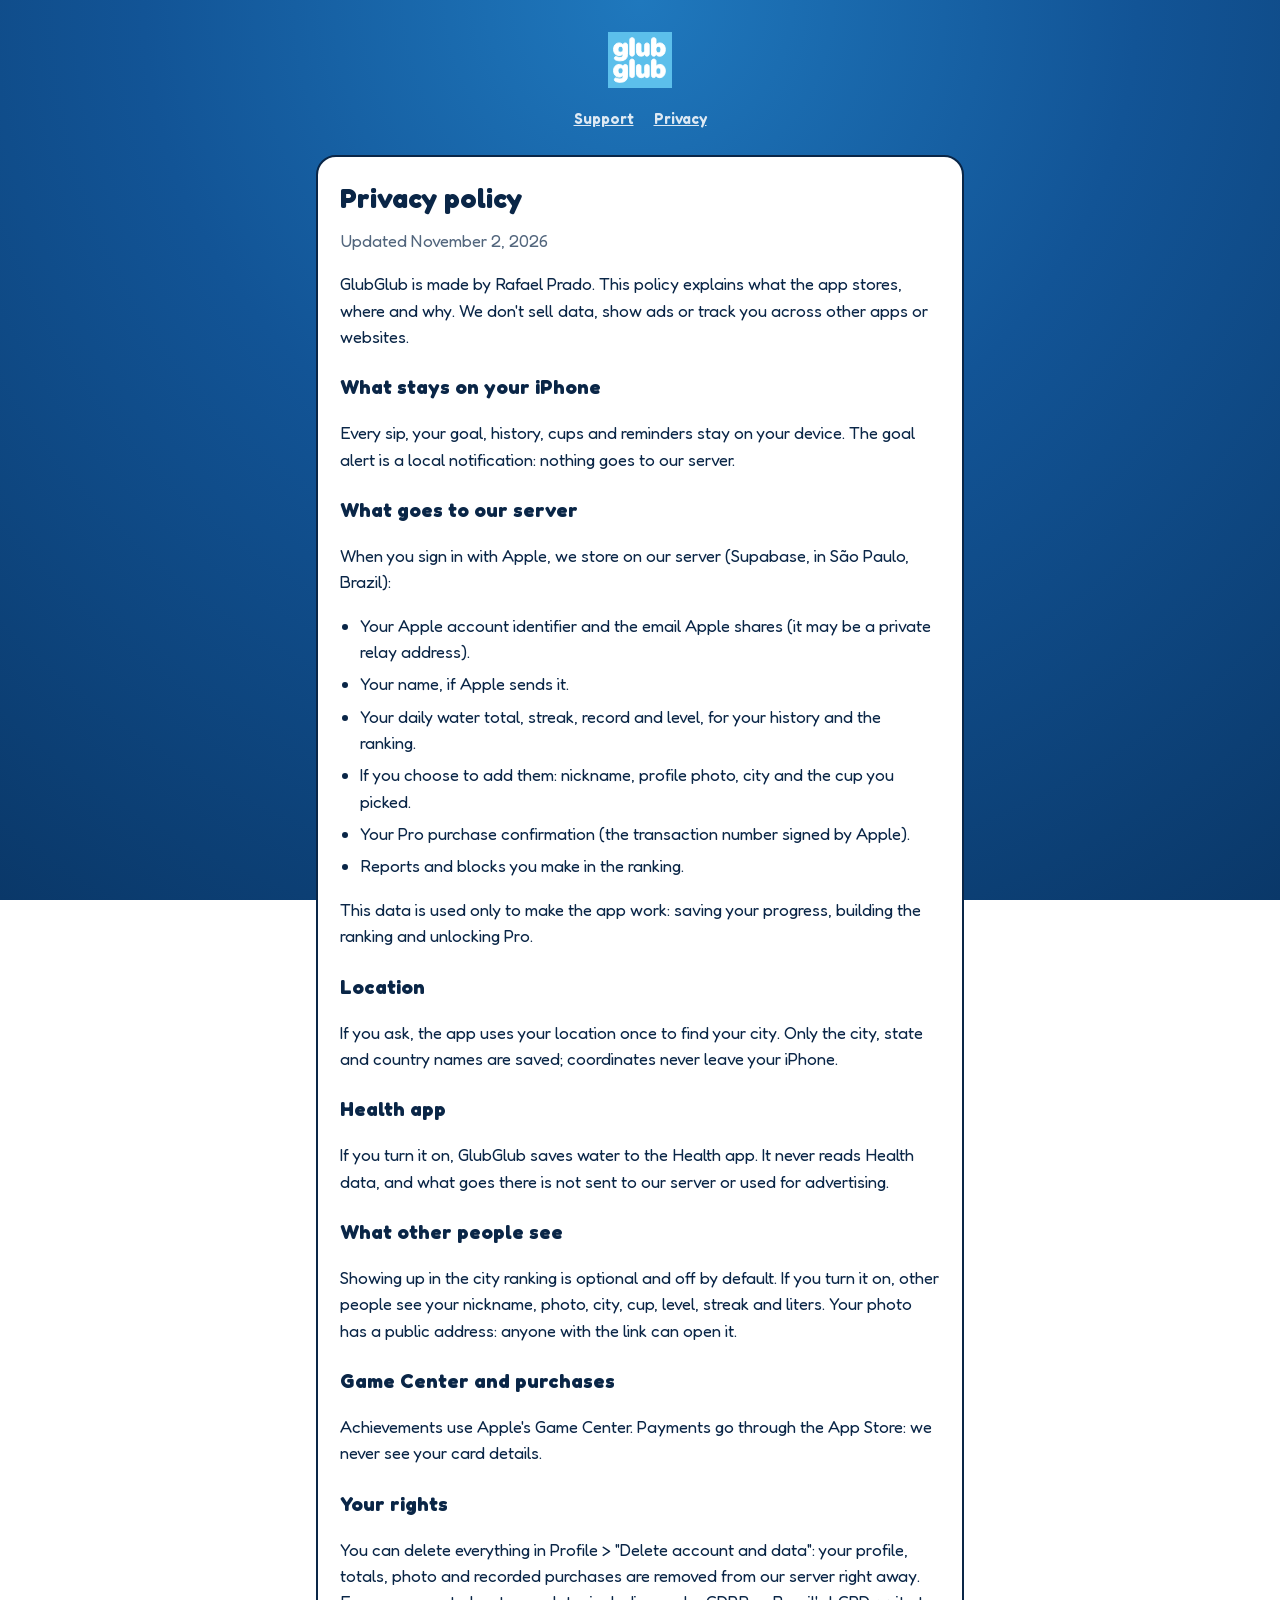
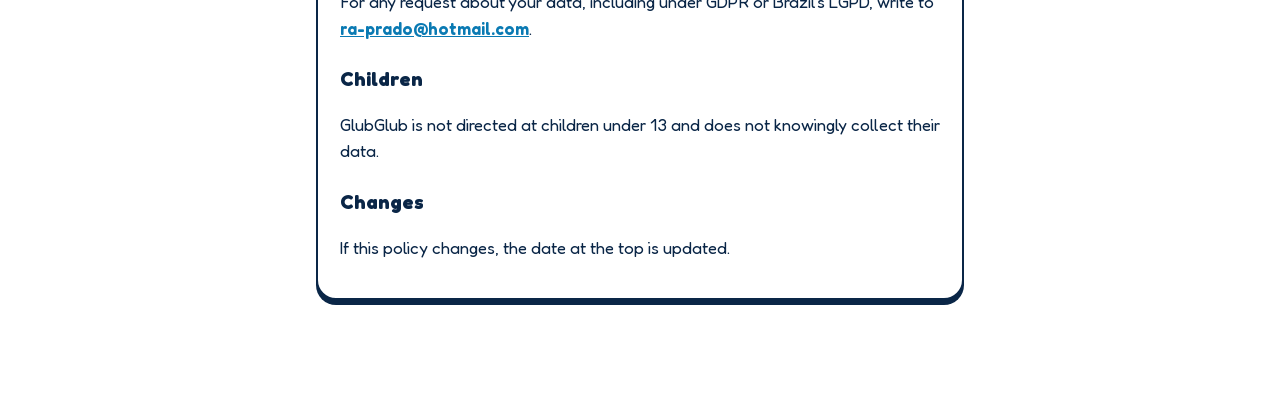
<file: privacidade/index.html>
<!doctype html>
<html lang="pt-BR">
<head>
<meta charset="utf-8">
<meta name="viewport" content="width=device-width, initial-scale=1">
<title>GlubGlub · Privacidade</title>
<link rel="stylesheet" href="../estilo.css">
<script src="../idioma.js"></script>
</head>
<body>
<main>
  <header>
    <img src="../logo.svg" alt="GlubGlub">
    <nav>
      <a href="../suporte/"><span lang="pt-BR">Suporte</span><span lang="en">Support</span></a>
      <a href="../privacidade/"><span lang="pt-BR">Privacidade</span><span lang="en">Privacy</span></a>
    </nav>
  </header>

  <section class="cartao" lang="pt-BR">
    <h1>Política de privacidade</h1>
    <p class="data">Atualizada em 2 de novembro de 2026</p>
    <p>O GlubGlub é feito por Rafael Prado. Esta política explica o que o app guarda, onde e por quê. Não vendemos dados, não mostramos anúncios e não rastreamos você em outros apps ou sites.</p>

    <h2>O que fica só no seu iPhone</h2>
    <p>Cada gole, a meta, o histórico, os copos e os lembretes ficam no aparelho. O aviso da meta é uma notificação local: nada vai para o servidor.</p>

    <h2>O que vai para o nosso servidor</h2>
    <p>Quando você entra com a Apple, guardamos no servidor (Supabase, em São Paulo):</p>
    <ul>
      <li>O identificador da sua conta Apple e o e-mail que a Apple compartilhar (pode ser um e-mail privado de retransmissão).</li>
      <li>Seu nome, se a Apple enviar.</li>
      <li>O total de água por dia, a ofensiva, o recorde e o nível, para o histórico e o ranking.</li>
      <li>Se você escolher: apelido, foto de perfil, cidade e o copo escolhido.</li>
      <li>A confirmação da compra do Pro (o número da transação assinada pela Apple).</li>
      <li>Denúncias e bloqueios que você fizer no ranking.</li>
    </ul>
    <p>Esses dados servem só para o app funcionar: guardar seu progresso, montar o ranking e liberar o Pro.</p>

    <h2>Localização</h2>
    <p>Se você pedir, o app usa a localização uma vez para descobrir sua cidade. Só o nome da cidade, o estado e o país são guardados; as coordenadas não saem do iPhone.</p>

    <h2>App Saúde</h2>
    <p>Se você ligar, o GlubGlub grava a água no app Saúde. Ele nunca lê dados do Saúde, e o que vai para lá não é enviado ao nosso servidor nem usado para publicidade.</p>

    <h2>O que outras pessoas veem</h2>
    <p>Aparecer no ranking da cidade é opcional e começa desligado. Se ligar, outras pessoas veem seu apelido, foto, cidade, copo, nível, ofensiva e litros. A foto fica num endereço público: quem tiver o link consegue abrir.</p>

    <h2>Game Center e compras</h2>
    <p>As conquistas usam o Game Center, da Apple. Pagamentos são feitos pela App Store: nunca vemos dados do seu cartão.</p>

    <h2>Seus direitos</h2>
    <p>Você pode apagar tudo em Perfil &gt; "Apagar conta e dados": o perfil, os totais, a foto e as compras registradas saem do servidor na hora. Para qualquer pedido sobre seus dados, inclusive pela LGPD ou GDPR, escreva para <a href="mailto:ra-prado@hotmail.com">ra-prado@hotmail.com</a>.</p>

    <h2>Crianças</h2>
    <p>O GlubGlub não é voltado a menores de 13 anos e não coleta dados deles de propósito.</p>

    <h2>Mudanças</h2>
    <p>Se esta política mudar, a data no topo é atualizada.</p>
  </section>

  <section class="cartao" lang="en">
    <h1>Privacy policy</h1>
    <p class="data">Updated November 2, 2026</p>
    <p>GlubGlub is made by Rafael Prado. This policy explains what the app stores, where and why. We don't sell data, show ads or track you across other apps or websites.</p>

    <h2>What stays on your iPhone</h2>
    <p>Every sip, your goal, history, cups and reminders stay on your device. The goal alert is a local notification: nothing goes to our server.</p>

    <h2>What goes to our server</h2>
    <p>When you sign in with Apple, we store on our server (Supabase, in São Paulo, Brazil):</p>
    <ul>
      <li>Your Apple account identifier and the email Apple shares (it may be a private relay address).</li>
      <li>Your name, if Apple sends it.</li>
      <li>Your daily water total, streak, record and level, for your history and the ranking.</li>
      <li>If you choose to add them: nickname, profile photo, city and the cup you picked.</li>
      <li>Your Pro purchase confirmation (the transaction number signed by Apple).</li>
      <li>Reports and blocks you make in the ranking.</li>
    </ul>
    <p>This data is used only to make the app work: saving your progress, building the ranking and unlocking Pro.</p>

    <h2>Location</h2>
    <p>If you ask, the app uses your location once to find your city. Only the city, state and country names are saved; coordinates never leave your iPhone.</p>

    <h2>Health app</h2>
    <p>If you turn it on, GlubGlub saves water to the Health app. It never reads Health data, and what goes there is not sent to our server or used for advertising.</p>

    <h2>What other people see</h2>
    <p>Showing up in the city ranking is optional and off by default. If you turn it on, other people see your nickname, photo, city, cup, level, streak and liters. Your photo has a public address: anyone with the link can open it.</p>

    <h2>Game Center and purchases</h2>
    <p>Achievements use Apple's Game Center. Payments go through the App Store: we never see your card details.</p>

    <h2>Your rights</h2>
    <p>You can delete everything in Profile &gt; "Delete account and data": your profile, totals, photo and recorded purchases are removed from our server right away. For any request about your data, including under GDPR or Brazil's LGPD, write to <a href="mailto:ra-prado@hotmail.com">ra-prado@hotmail.com</a>.</p>

    <h2>Children</h2>
    <p>GlubGlub is not directed at children under 13 and does not knowingly collect their data.</p>

    <h2>Changes</h2>
    <p>If this policy changes, the date at the top is updated.</p>
  </section>

  <div class="idioma"><button data-idioma="pt-BR">Português</button><button data-idioma="en">English</button></div>
</main>
</body>
</html>
</file>
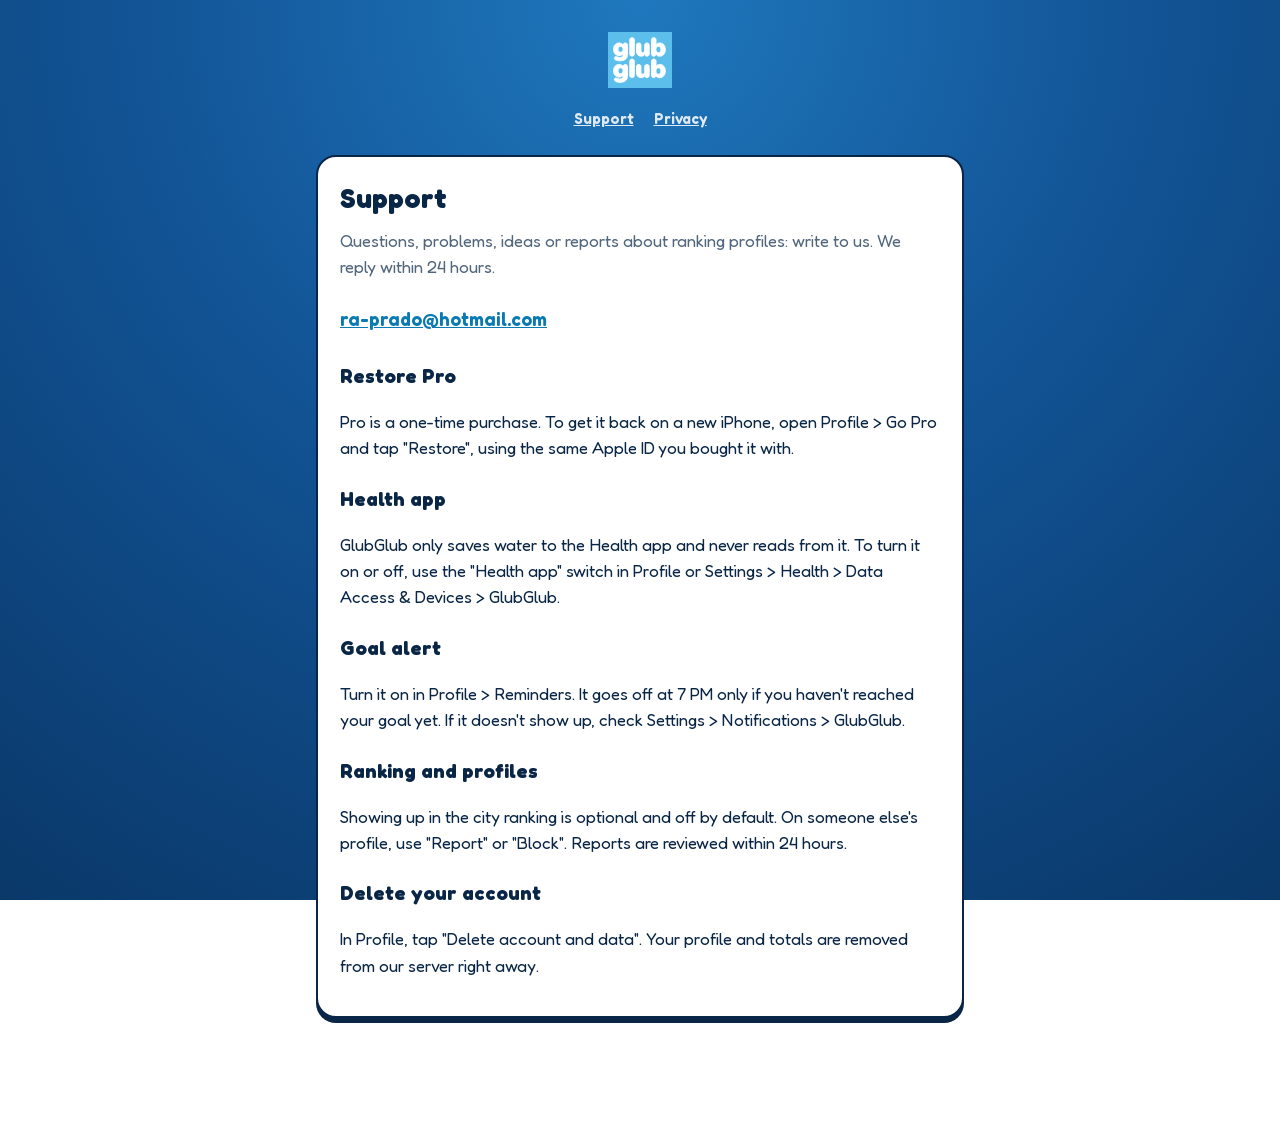
<file: suporte/index.html>
<!doctype html>
<html lang="pt-BR">
<head>
<meta charset="utf-8">
<meta name="viewport" content="width=device-width, initial-scale=1">
<title>GlubGlub · Suporte</title>
<link rel="stylesheet" href="../estilo.css">
<script src="../idioma.js"></script>
</head>
<body>
<main>
  <header>
    <img src="../logo.svg" alt="GlubGlub">
    <nav>
      <a href="../suporte/"><span lang="pt-BR">Suporte</span><span lang="en">Support</span></a>
      <a href="../privacidade/"><span lang="pt-BR">Privacidade</span><span lang="en">Privacy</span></a>
    </nav>
  </header>

  <section class="cartao" lang="pt-BR">
    <h1>Suporte</h1>
    <p>Dúvidas, problemas, sugestões ou denúncias de perfis do ranking: escreva para a gente. Respondemos em até 24 horas.</p>
    <a class="email" href="mailto:ra-prado@hotmail.com">ra-prado@hotmail.com</a>

    <h2>Restaurar o Pro</h2>
    <p>O Pro é uma compra única. Para recuperar num iPhone novo, abra Perfil &gt; Seja Pro e toque em "Já comprei: restaurar", com o mesmo Apple ID da compra.</p>

    <h2>App Saúde</h2>
    <p>O GlubGlub só grava a água no app Saúde, nunca lê. Para ligar ou desligar, use a chave "App Saúde" em Perfil ou Ajustes &gt; Saúde &gt; Acesso a Dados e Dispositivos &gt; GlubGlub.</p>

    <h2>Aviso da meta</h2>
    <p>Ligue em Perfil &gt; Lembretes. Ele toca às 19h só se a meta do dia ainda não chegou. Se não aparecer, confira Ajustes &gt; Notificações &gt; GlubGlub.</p>

    <h2>Ranking e perfis</h2>
    <p>Aparecer no ranking da cidade é opcional e começa desligado. No perfil de outra pessoa, use "Denunciar" ou "Bloquear". Denúncias são analisadas em até 24 horas.</p>

    <h2>Apagar a conta</h2>
    <p>Em Perfil, toque em "Apagar conta e dados". Seu perfil e seus totais saem do servidor na hora.</p>
  </section>

  <section class="cartao" lang="en">
    <h1>Support</h1>
    <p>Questions, problems, ideas or reports about ranking profiles: write to us. We reply within 24 hours.</p>
    <a class="email" href="mailto:ra-prado@hotmail.com">ra-prado@hotmail.com</a>

    <h2>Restore Pro</h2>
    <p>Pro is a one-time purchase. To get it back on a new iPhone, open Profile &gt; Go Pro and tap "Restore", using the same Apple ID you bought it with.</p>

    <h2>Health app</h2>
    <p>GlubGlub only saves water to the Health app and never reads from it. To turn it on or off, use the "Health app" switch in Profile or Settings &gt; Health &gt; Data Access &amp; Devices &gt; GlubGlub.</p>

    <h2>Goal alert</h2>
    <p>Turn it on in Profile &gt; Reminders. It goes off at 7 PM only if you haven't reached your goal yet. If it doesn't show up, check Settings &gt; Notifications &gt; GlubGlub.</p>

    <h2>Ranking and profiles</h2>
    <p>Showing up in the city ranking is optional and off by default. On someone else's profile, use "Report" or "Block". Reports are reviewed within 24 hours.</p>

    <h2>Delete your account</h2>
    <p>In Profile, tap "Delete account and data". Your profile and totals are removed from our server right away.</p>
  </section>

  <div class="idioma"><button data-idioma="pt-BR">Português</button><button data-idioma="en">English</button></div>
</main>
</body>
</html>
</file>
<file: estilo.css>
@font-face { font-family: Fredoka; src: url(fredoka.ttf) format("truetype"); font-weight: 300 700; }

:root { --tinta: #0a2647; --agua: #5cbfeb; --acao: #0a7ab3; --papel: #fff; }

* { box-sizing: border-box; }
body {
  margin: 0;
  min-height: 100vh;
  font: 17px/1.55 Fredoka, system-ui, sans-serif;
  color: var(--tinta);
  background: radial-gradient(circle at 50% 0, #1f78bd, #125496 45%, #0a3869) fixed;
}
main { max-width: 680px; margin: 0 auto; padding: 32px 16px 64px; }
header { text-align: center; margin-bottom: 24px; }
header img { height: 56px; }
nav { margin-top: 12px; font-size: 15px; }
nav a { color: #fff; opacity: .85; margin: 0 8px; }
.cartao {
  background: var(--papel);
  border: 2px solid var(--tinta);
  border-radius: 20px;
  box-shadow: 0 5px 0 var(--tinta);
  padding: 20px 22px;
  margin-bottom: 20px;
}
h1 { font-size: 28px; margin: 0 0 8px; }
h2 { font-size: 20px; margin: 22px 0 6px; }
h1 + p, .data { opacity: .7; margin-top: 0; }
a { color: var(--acao); font-weight: 600; }
ul { padding-left: 20px; }
li { margin-bottom: 6px; }
.email { display: inline-block; font-size: 19px; margin: 6px 0; }
.idioma { text-align: center; }
.idioma button {
  font: 600 15px Fredoka, system-ui, sans-serif;
  color: #fff; background: none; border: 2px solid #fff; border-radius: 99px;
  padding: 6px 14px; margin: 0 4px; cursor: pointer; opacity: .7;
}
.idioma button[aria-pressed="true"] { opacity: 1; background: rgba(255,255,255,.15); }
html[lang="en"] [lang="pt-BR"], html[lang="pt-BR"] [lang="en"] { display: none; }
</file>
